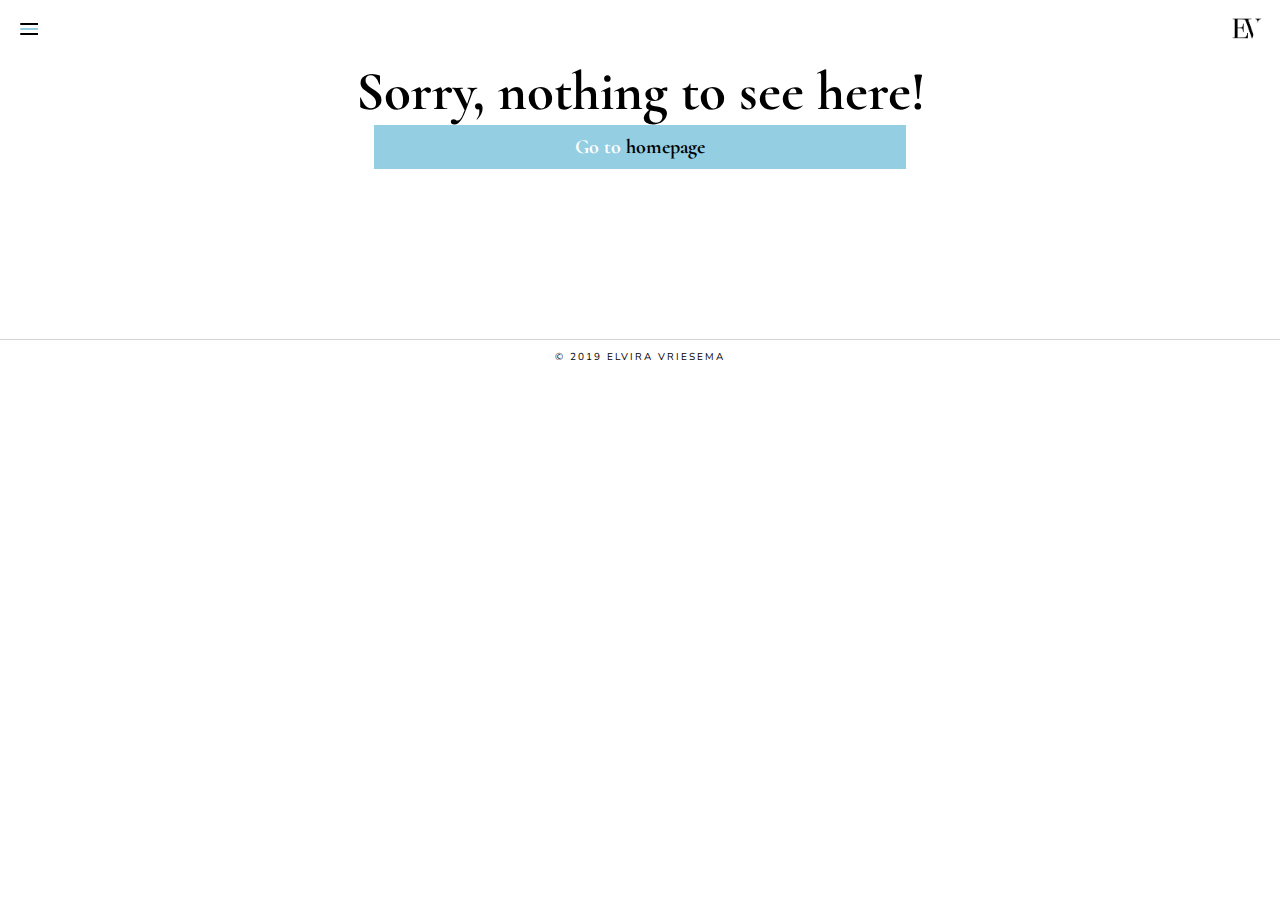
<file: arduino.html>
<!DOCTYPE html>
<html>
	<head>
		<meta charset="utf-8">
		<meta name="viewport" content="width=device-width, initial-scale=1" />
		<title>Portfolio Project G</title>
		<link rel="stylesheet" type="text/css" href="styles/style.css">
		<script src="https://ajax.googleapis.com/ajax/libs/jquery/2.1.3/jquery.min.js"></script>
	</head>
	<body>
		<header>
		<a href="index.html"><img src="styles/logo.png" id="logo"></a>
			<div id="menu-container">
		  		<div id="menu-wrapper">
		      		<div id="hamburger-menu"><span></span><span></span><span></span></div><span></span>
		    <!-- hamburger-menu -->
		   		</div>

		   	<!-- menu-wrapper -->
		   		<ul class="menu-list accordion">
		   			<li id="nav0" class="toggle"> 
				         <a class="menu-link" href="index.html">Home</a>
				    </li>
		      		<li id="nav1" class="toggle accordion-toggle"> 
		         		<span class="icon-plus"></span>
		         		<a class="menu-link" href="#">Topics</a>
		      		</li>
		    <!-- menu-submenu accordon-content-->
			      	<ul class="menu-submenu accordion-content">
				        <li><a class="head" href="wearables.html">Wearables</a></li>
				        <li><a class="head" href="playfulinteractions.html">Playful Interactions</a></li>
				        <li><a class="head" href="artificialcreatures.html">Artificial Creatures</a></li>
				        <li><a class="head" href="arvr.html">AR &amp; VR</a></li>
			      	</ul>

		    <!-- menu-submenu accordon-content-->
			     	<li id="nav2" class="toggle accordion-toggle"> 
			        	<span class="icon-plus"></span>
			        	<a class="menu-link" href="#">Workshops</a>
				    </li>
				    <ul class="menu-submenu accordion-content">
				    	<li><a class="head" href="arduino.html">Arduino</a></li>
				    	<li><a class="head" href="vr.html">VR environments</a></li>
				    	<li><a class="head" href="computervision.html">Computer Vision</a></li>
				    </ul>

			<!-- menu-submenu accordon-content-->
					<li id="nav3" class="toggle"> 
				         <a class="menu-link" href="excursions.html">Excursion</a>
				    </li>

			<!-- menu-submenu accordon-content-->
					<li id="nav4" class="toggle"> 
				         <a class="menu-link" href="labweeks.html">Lab weeks</a>
				    </li>

		   		</ul>
		</div>
		</header>
		<main>
			<!-- <img class="selfie" src="styles/elvira.jpg" alt="Picture of Elvira"></img> -->
			<article id="article1">
				<h1 class="greet">Sorry, nothing to see here!</h1>
				<h2>Go to <a href="index.html">homepage</a></h2>
			</article>
		</main>
		<footer><p>© 2019 Elvira Vriesema</p></footer>
		<script src="main.js"></script>
	</body>
</html>
</file>
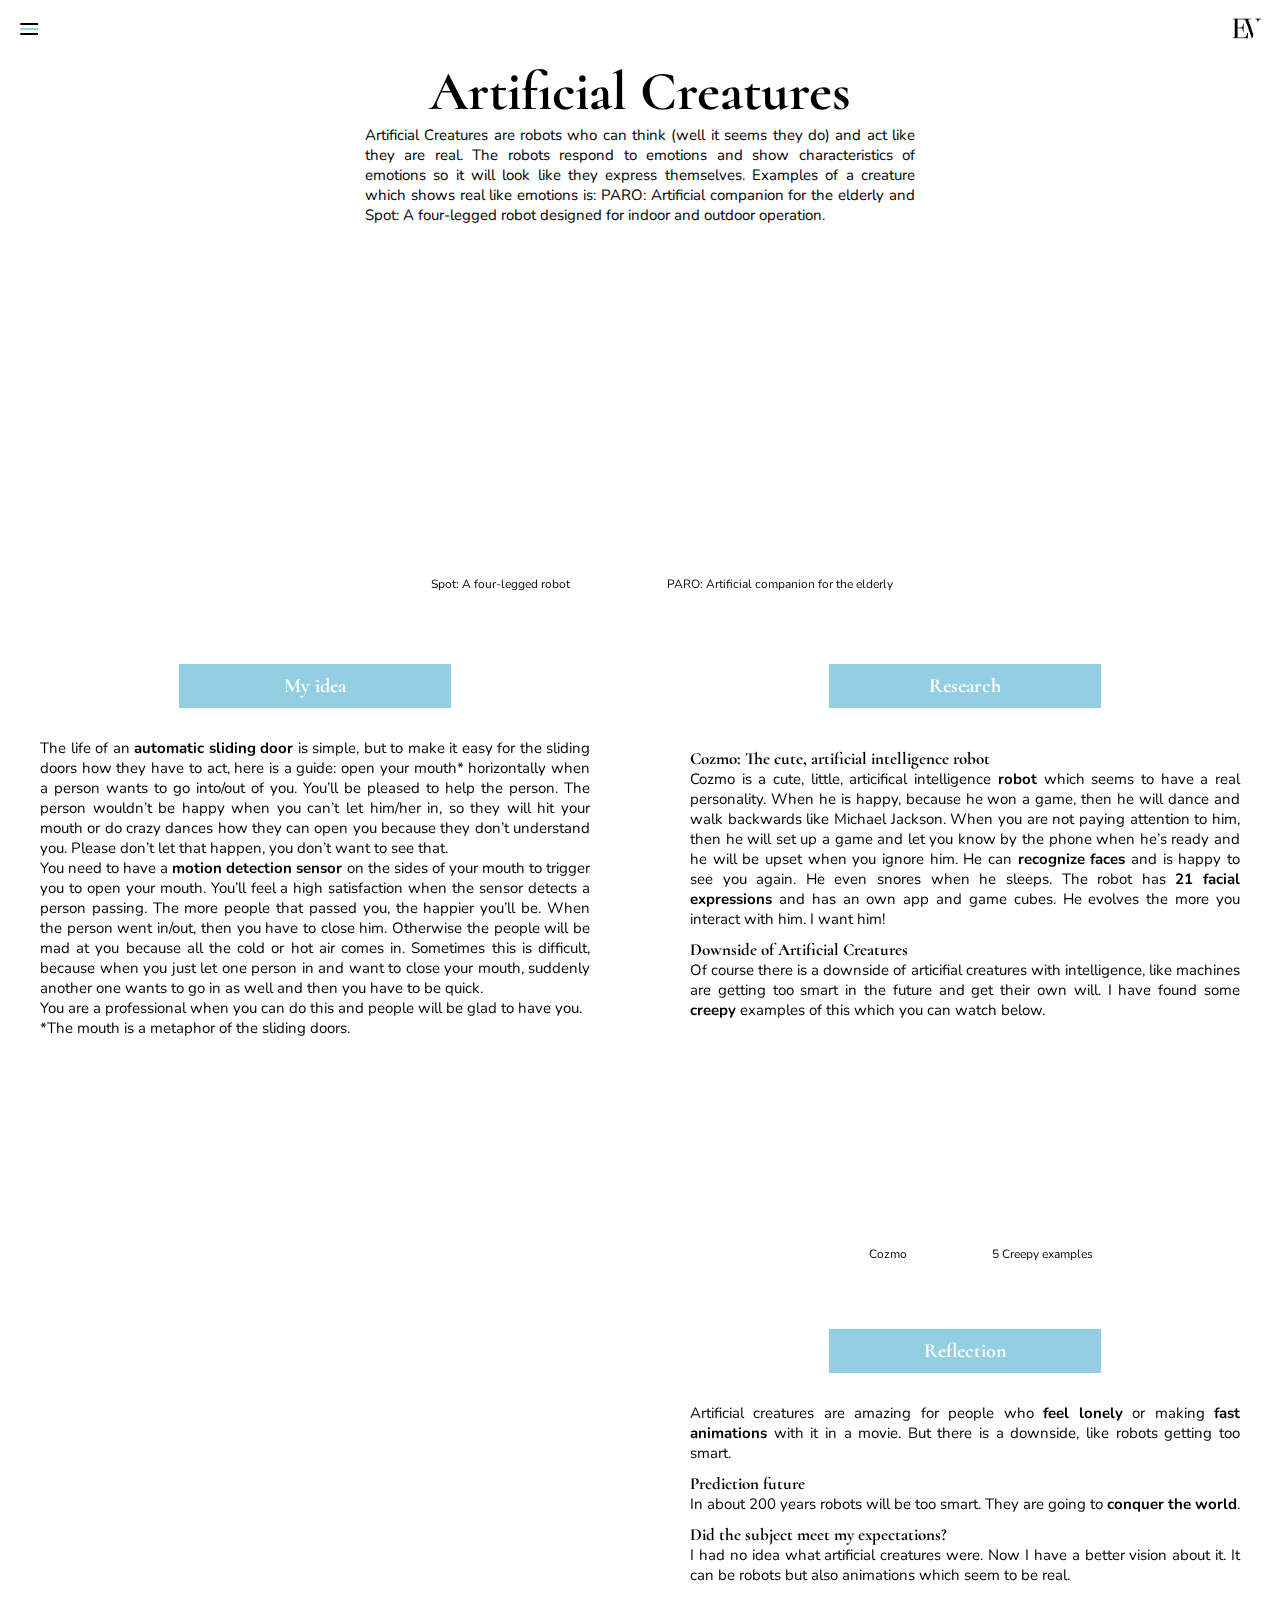
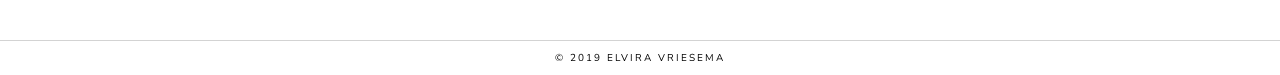
<file: artificialcreatures.html>
<!DOCTYPE html>
<html>
	<head>
		<meta charset="utf-8">
		<meta name="viewport" content="width=device-width, initial-scale=1" />
		<title>Portfolio Project G</title>
		<link rel="stylesheet" type="text/css" href="styles/style.css">
		<script src="https://ajax.googleapis.com/ajax/libs/jquery/2.1.3/jquery.min.js"></script>
	</head>
	<body>
		<header>
		<a href="index.html"><img src="styles/logo.png" id="logo"></a>
			<div id="menu-container">
		  		<div id="menu-wrapper">
		      		<div id="hamburger-menu"><span></span><span></span><span></span></div><span></span>
		    <!-- hamburger-menu -->
		   		</div>

		   	<!-- menu-wrapper -->
		   		<ul class="menu-list accordion">
		   			<li id="nav0" class="toggle"> 
				         <a class="menu-link" href="index.html">Home</a>
				    </li>
		      		<li id="nav1" class="toggle accordion-toggle"> 
		         		<span class="icon-plus"></span>
		         		<a class="menu-link" href="#">Topics</a>
		      		</li>
		    <!-- menu-submenu accordon-content-->
			      	<ul class="menu-submenu accordion-content">
				        <li><a class="head" href="wearables.html">Wearables</a></li>
				        <li><a class="head" href="playfulinteractions.html">Playful Interactions</a></li>
				        <li><a class="head" href="artificialcreatures.html">Artificial Creatures</a></li>
				        <li><a class="head" href="arvr.html">AR &amp; VR</a></li>
			      	</ul>

		    <!-- menu-submenu accordon-content-->
			     	<li id="nav2" class="toggle accordion-toggle"> 
			        	<span class="icon-plus"></span>
			        	<a class="menu-link" href="#">Workshops</a>
				    </li>
				    <ul class="menu-submenu accordion-content">
				    	<li><a class="head" href="arduino.html">Arduino</a></li>
				    	<li><a class="head" href="vr.html">VR environments</a></li>
				    	<li><a class="head" href="computervision.html">Computer Vision</a></li>
				    </ul>

			<!-- menu-submenu accordon-content-->
					<li id="nav3" class="toggle"> 
				         <a class="menu-link" href="excursions.html">Excursion</a>
				    </li>

			<!-- menu-submenu accordon-content-->
					<li id="nav4" class="toggle"> 
				         <a class="menu-link" href="labweeks.html">Lab weeks</a>
				    </li>

		   		</ul>
		</div>
		</header>
		<main>
			<!-- <img class="selfie" src="styles/elvira.jpg" alt="Picture of Elvira"></img> -->
			<article id="article1">
				<h1 class="greet">Artificial Creatures</h1> <p>Artificial Creatures are robots who can think (well it seems they do) and act like they are real. The robots respond to emotions and show characteristics of emotions so it will look like they express themselves. Examples of a creature which shows real like emotions is: PARO: Artificial companion for the elderly and Spot: A four-legged robot designed for indoor and outdoor operation.</p>
				<div class="afbeeldingen">
					<figure>
					<iframe width="560" height="315" src="https://www.youtube.com/embed/gstcLQ_LC1g" frameborder="0" allowfullscreen></iframe><figcaption>Spot: A four-legged robot</figcaption></figure>
					<figure><iframe width="560" height="315" src="https://www.youtube.com/embed/-fkxdFwu8yE" frameborder="0" allowfullscreen></iframe><figcaption>PARO: Artificial companion for the elderly</figcaption></a></figure>
				</div>
			</article>
			<article id="article2">
				<h2>My idea</h2>
				<p id="introduction">
					The life of an <strong>automatic sliding door</strong> is simple, but to make it easy for the sliding doors how they have to act, here is a guide: open your mouth* horizontally when a person wants to go into/out of you. You’ll be pleased to help the person. The person wouldn’t be happy when you can’t let him/her in, so they will hit your mouth or do crazy dances how they can open you because they don’t understand you. Please don’t let that happen, you don’t want to see that.</p>
				<p>
					You need to have a <strong>motion detection sensor</strong> on the sides of your mouth to trigger you to open your mouth.  You’ll feel a high satisfaction when the sensor detects a person passing. The more people that passed you, the happier you’ll be. When the person went in/out, then you have to close him. Otherwise the people will be mad at you because all the cold or hot air comes in. Sometimes this is difficult, because when you just let one person in and want to close your mouth, suddenly another one wants to go in as well and then you have to be quick. 
				</p>
				<p>
					You are a professional when you can do this and people will be glad to have you.
				</p>
				<p id="definition">*The mouth is a metaphor of the sliding doors.</p>
			</article>
			<article id="article3">
				<h2>Research</h2>
				<h3>Cozmo: The cute, artificial intelligence robot</h3>
				<p id="introduction">Cozmo is a cute, little, articifical intelligence <strong>robot</strong> which seems to have a real personality. When he is happy, because he won a game, then he will dance and walk backwards like Michael Jackson. When you are not paying attention to him, then he will set up a game and let you know by the phone when he’s ready and he will be upset when you ignore him. He can <strong>recognize faces</strong> and is happy to see you again. He even snores when he sleeps. The robot has <strong>21 facial expressions</strong> and has an own app and game cubes. He evolves the more you interact with him. I want him!
				<h3>Downside of Artificial Creatures</h3><p>
					Of course there is a downside of articifial creatures with intelligence, like machines are getting too smart in the future and get their own will. I have found some <strong>creepy</strong> examples of this which you can watch below.</p> 
				<div class="afbeeldingen"><figure><iframe width="150" height="190" src="https://www.youtube.com/embed/kkkpuwl741g" frameborder="0" allowfullscreen></iframe><figcaption>Cozmo</figcaption></a></figure>
				<figure><iframe width="150" height="190" src="https://www.youtube.com/embed/0hVuCWfyHP4" frameborder="0" allow="accelerometer; autoplay; encrypted-media; gyroscope; picture-in-picture" allowfullscreen></iframe><figcaption>5 Creepy examples</figcaption></figure></div>
			</article>
			<article id="article4">
				<h2>Reflection</h2>
				<p id="introduction">Artificial creatures are amazing for people who <strong>feel lonely</strong> or making <strong>fast animations</strong> with it in a movie. But there is a downside, like robots getting too smart.
				</p>
				<h3>Prediction future</h3><p>
					In about 200 years robots will be too smart. They are going to <strong>conquer the world</strong>.
				<h3>Did the subject meet my expectations?</h3><p>
					I had no idea what artificial creatures were. Now I have a better vision about it. It can be robots but also animations which seem to be real. </p> 
			</article>
		</main>
		<footer><p>© 2019 Elvira Vriesema</p></footer>
		<script src="main.js"></script>
	</body>
</html>
</file>
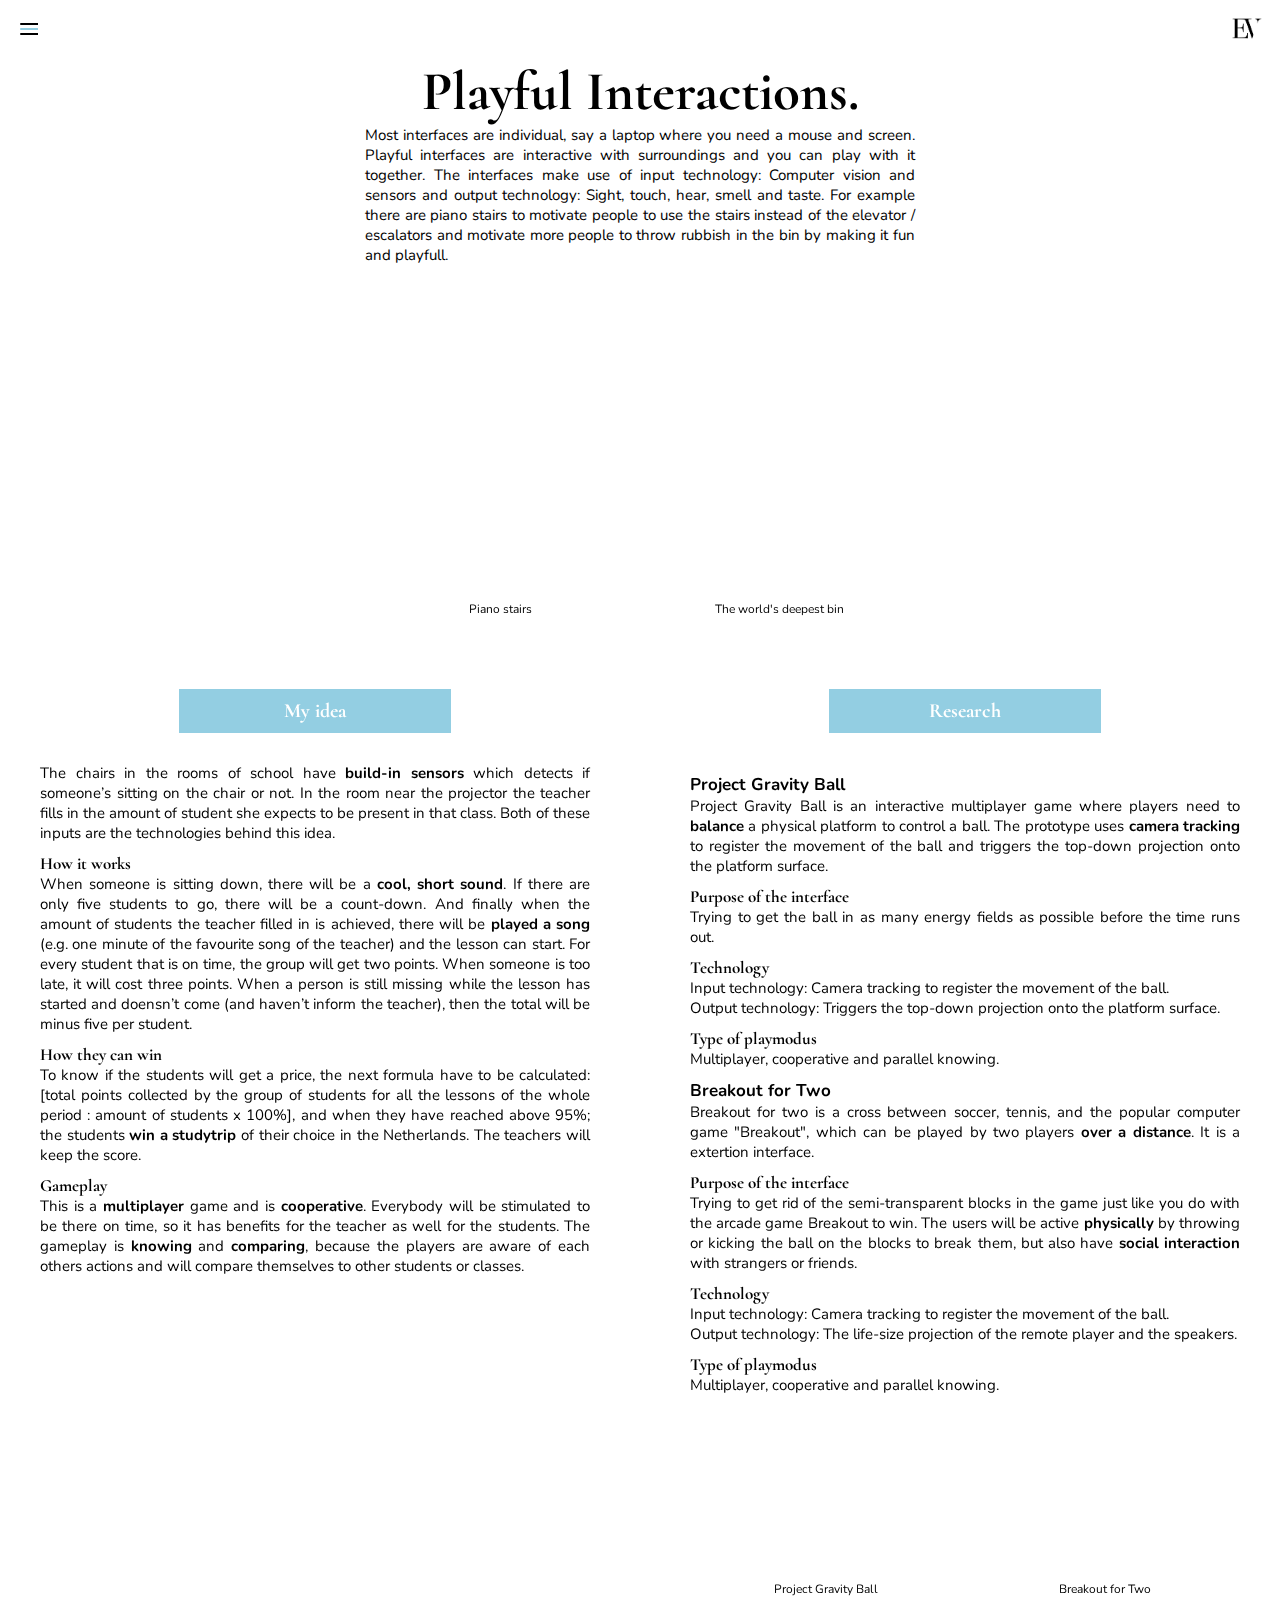
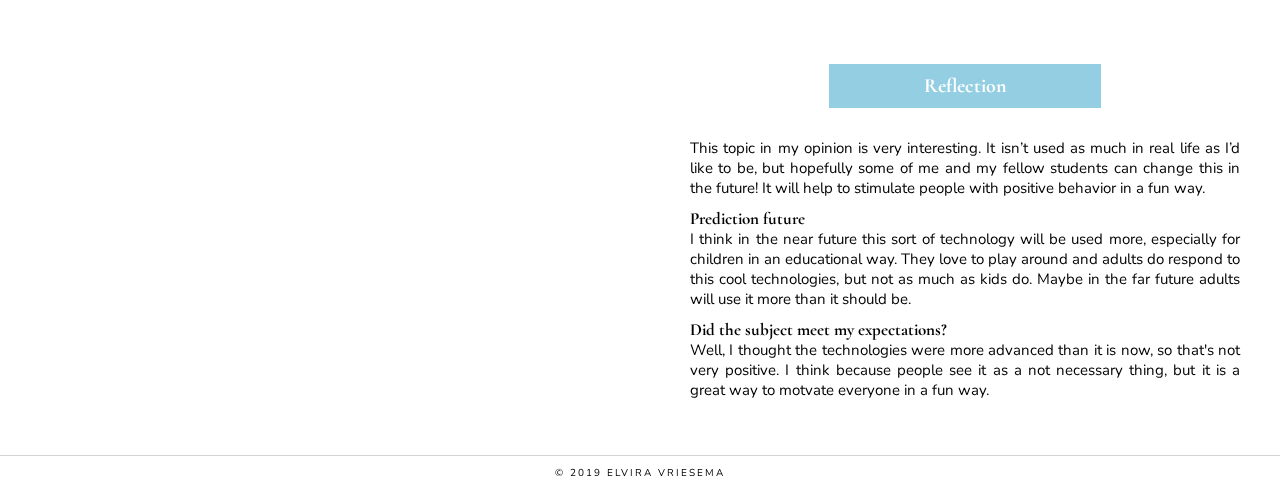
<file: playfulinteractions.html>
<!DOCTYPE html>
<html>
	<head>
		<meta charset="utf-8">
		<meta name="viewport" content="width=device-width, initial-scale=1" />
		<title>Portfolio Project G</title>
		<link rel="stylesheet" type="text/css" href="styles/style.css">
		<script src="https://ajax.googleapis.com/ajax/libs/jquery/2.1.3/jquery.min.js"></script>
	</head>
	<body>
		<header>
		<a href="index.html"><img src="styles/logo.png" id="logo"></a>
			<div id="menu-container">
		  		<div id="menu-wrapper">
		      		<div id="hamburger-menu"><span></span><span></span><span></span></div><span></span>
		    <!-- hamburger-menu -->
		   		</div>

		   	<!-- menu-wrapper -->
		   		<ul class="menu-list accordion">
		   			<li id="nav0" class="toggle"> 
				         <a class="menu-link" href="index.html">Home</a>
				    </li>
		      		<li id="nav1" class="toggle accordion-toggle"> 
		         		<span class="icon-plus"></span>
		         		<a class="menu-link" href="#">Topics</a>
		      		</li>
		    <!-- menu-submenu accordon-content-->
			      	<ul class="menu-submenu accordion-content">
				        <li><a class="head" href="wearables.html">Wearables</a></li>
				        <li><a class="head" href="playfulinteractions.html">Playful Interactions</a></li>
				        <li><a class="head" href="artificialcreatures.html">Artificial Creatures</a></li>
				        <li><a class="head" href="arvr.html">AR &amp; VR</a></li>
			      	</ul>

		    <!-- menu-submenu accordon-content-->
			     	<li id="nav2" class="toggle accordion-toggle"> 
			        	<span class="icon-plus"></span>
			        	<a class="menu-link" href="#">Workshops</a>
				    </li>
				    <ul class="menu-submenu accordion-content">
				    	<li><a class="head" href="arduino.html">Arduino</a></li>
				    	<li><a class="head" href="vr.html">VR environments</a></li>
				    	<li><a class="head" href="computervision.html">Computer Vision</a></li>
				    </ul>

			<!-- menu-submenu accordon-content-->
					<li id="nav3" class="toggle"> 
				         <a class="menu-link" href="excursions.html">Excursion</a>
				    </li>

			<!-- menu-submenu accordon-content-->
					<li id="nav4" class="toggle"> 
				         <a class="menu-link" href="labweeks.html">Lab weeks</a>
				    </li>

		   		</ul>
		</div>
		</header>
		<main>
			<!-- <img class="selfie" src="styles/elvira.jpg" alt="Picture of Elvira"></img> -->
			<article id="article1">
				<h1 class="greet">Playful Interactions.</h1>
				<p>Most interfaces are individual, say a laptop where you need a mouse and screen. Playful interfaces are interactive with surroundings and you can play with it together. The interfaces make use of input technology: Computer vision and sensors and output technology: Sight, touch, hear, smell and taste. For example there are piano stairs to motivate people to use the stairs instead of the elevator / escalators and motivate more people to throw rubbish in the bin by making it fun and playfull.</p>
				<div class="afbeeldingen">
					<figure><iframe  height="300" src="https://www.youtube.com/embed/2lXh2n0aPyw" frameborder="0" allow="accelerometer; autoplay; encrypted-media; gyroscope; picture-in-picture" allowfullscreen></iframe><figcaption>Piano stairs</figcaption></figure>
					<figure><iframe  height="300" src="https://www.youtube.com/embed/qRgWttqFKu8" frameborder="0" allow="accelerometer; autoplay; encrypted-media; gyroscope; picture-in-picture" allowfullscreen></iframe><figcaption>The world's deepest bin</figcaption></figure>
				</div>
			</article>
			<article id="article2">
				<h2>My idea</h2>
				<p id="introduction">
					The chairs in the rooms of school have <strong>build-in sensors</strong> which detects if someone’s sitting on the chair or not. In the room near the projector the teacher fills in the amount of student she expects to be present in that class. Both of these inputs are the technologies behind this idea. 
				</p>
				<h3>How it works</h3><p>
					When someone is sitting down, there will be a <strong>cool, short sound</strong>. If there are only five students to go, there will be a count-down. And finally when the amount of students the teacher filled in is achieved, there will be <strong>played a song</strong> (e.g. one minute of the favourite song of the teacher) and the lesson can start. 
					For every student that is on time, the group will get two points. When someone is too late, it will cost three points. When a person is still missing while the lesson has started and doensn’t come (and haven’t inform the teacher), then the total will be minus five per student.
				<h3>How they can win</h3><p>
					To know if the students will get a price, the next formula have to be calculated: [total points collected by the group of students for all the lessons of the whole period : amount of students x 100%], and when they have reached above 95%; the students <strong>win a studytrip</strong> of their choice in the Netherlands. The teachers will keep the score.
				</p>
				<h3>Gameplay</h3>
				<p>
					This is a <strong>multiplayer</strong> game and is <strong>cooperative</strong>. Everybody will be stimulated to be there on time, so it has benefits for the teacher as well for the students. The gameplay is <strong>knowing</strong> and <strong>comparing</strong>, because the players are aware of each others actions and will compare themselves to other students or classes.
				</p>
			</article>
			<article id="article3">
				<h2>Research</h2>
				<h3><strong>Project Gravity Ball</strong></h3>
				<p id="introduction">Project Gravity Ball is an interactive multiplayer game where players need to <strong>balance</strong> a physical platform to control a ball. The prototype uses <strong>camera tracking</strong> to register the movement of the ball and triggers the top-down projection onto the platform surface.</p>
				<h3>Purpose of the interface</h3>
				<p>
					Trying to get the ball in as many energy fields as possible before the time runs out. 
				</p>
				<h3>Technology</h3>
				<p>
					Input technology:
					Camera tracking to register the movement of the ball.
					<br />
					Output technology:
					Triggers the top-down projection onto the platform surface.

				</p>
				<h3>Type of playmodus</h3>
				<p>
					Multiplayer, cooperative and parallel knowing.
				</p>

				<h3><strong>Breakout for Two</strong></h3>
				<p id="introduction">Breakout for two is a cross between soccer, tennis, and the popular computer game "Breakout", which can be played by two players <strong>over a distance</strong>. It is a extertion interface.</p>
				<h3>Purpose of the interface</h3>
				<p>
					Trying to get rid of the semi-transparent blocks in the game just like you do with the arcade game Breakout to win. The users will be active <strong>physically</strong> by throwing or kicking the ball on the blocks to break them, but also have <strong>social interaction</strong> with strangers or friends.
				</p>
				<h3>Technology</h3>
				<p>
					Input technology:
					Camera tracking to register the movement of the ball.
					<br />
					Output technology:
					The life-size projection of the remote player and the speakers.
				</p>
				<h3>Type of playmodus</h3>
				<p>
					Multiplayer, cooperative and parallel knowing.
				</p>
				<div class="afbeeldingen">
					<figure><iframe src="https://player.vimeo.com/video/326329329" frameborder="0" allow="fullscreen" allowfullscreen></iframe>
					<figcaption>Project Gravity Ball</figcaption></figure>
					<figure><iframe src="https://www.youtube.com/embed/Z8cASgpFQgM" frameborder="0" allow="accelerometer; autoplay; encrypted-media; gyroscope; picture-in-picture" allowfullscreen></iframe><figcaption>Breakout for Two</figcaption></figure>
				</div>
			</article>
			<article id="article4">
				<h2>Reflection</h2>
				<p id="introduction">This topic in my opinion is very interesting. It isn’t used as much in real life as I’d like to be, but hopefully some of me and my fellow students can change this in the future! It will help to stimulate people with positive behavior in a fun way.</p>
				<h3>Prediction future</h3><p>
					I think in the near future this sort of technology will be used more, especially for children in an educational way. They love to play around and adults do respond to this cool technologies, but not as much as kids do. Maybe in the far future adults will use it more than it should be.</p>
				<h3>Did the subject meet my expectations?</h3><p>
					Well, I thought the technologies were more advanced than it is now, so that's not very positive. I think because people see it as a not necessary thing, but it is a great way to motvate everyone in a fun way.</p> 
			</article>
		</main>
		<footer><p>© 2019 Elvira Vriesema</p></footer>
		<script src="main.js"></script>
	</body>
</html>
</file>
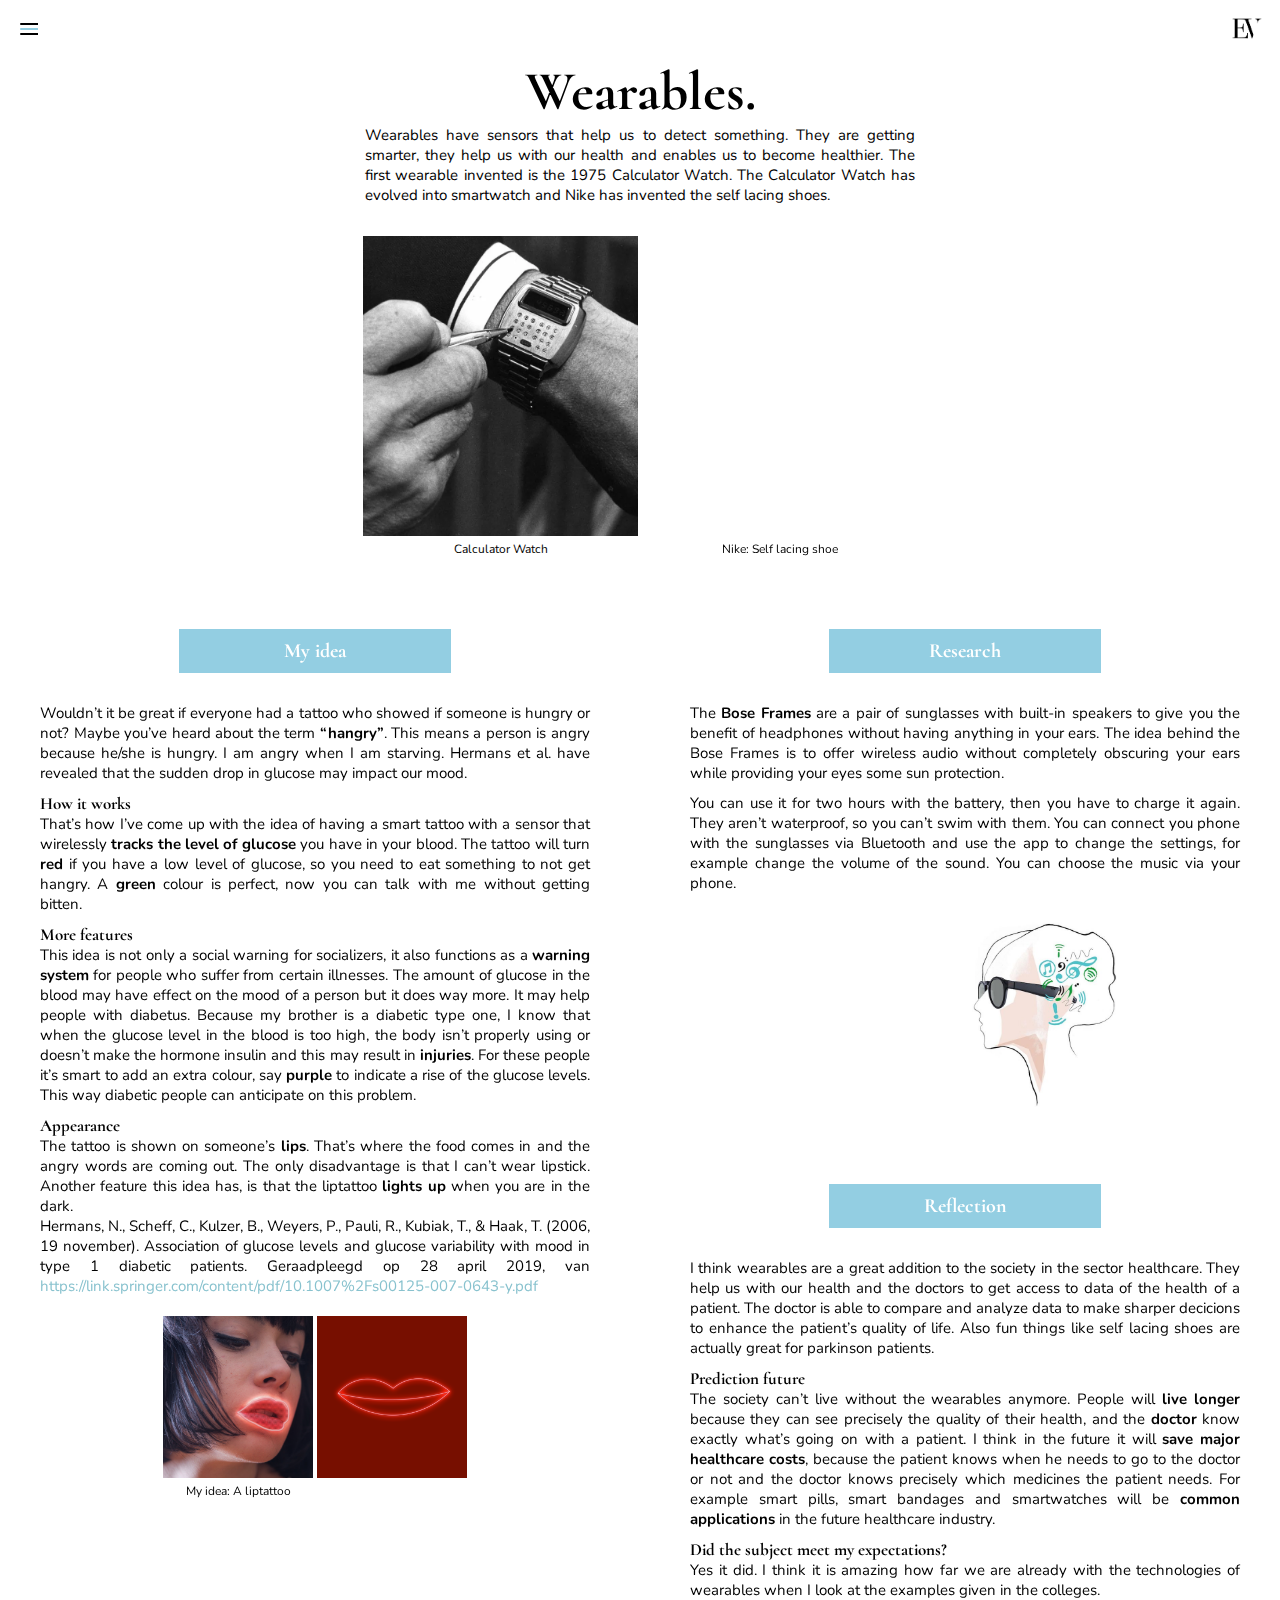
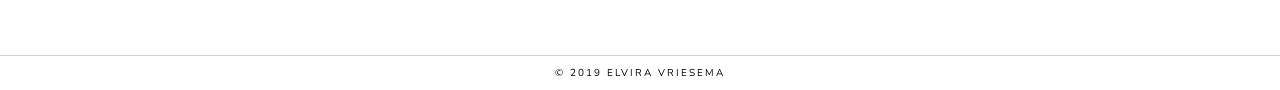
<file: wearables.html>
<!DOCTYPE html>
<html>
	<head>
		<meta charset="utf-8">
		<meta name="viewport" content="width=device-width, initial-scale=1" />
		<title>Portfolio Project G</title>
		<link rel="stylesheet" type="text/css" href="styles/style.css">
		<script src="https://ajax.googleapis.com/ajax/libs/jquery/2.1.3/jquery.min.js"></script>
	</head>
	<body>
		<header>
		<a href="index.html"><img src="styles/logo.png" id="logo"></a>
			<div id="menu-container">
		  		<div id="menu-wrapper">
		      		<div id="hamburger-menu"><span></span><span></span><span></span></div><span></span>
		    <!-- hamburger-menu -->
		   		</div>

		   	<!-- menu-wrapper -->
		   		<ul class="menu-list accordion">
		   			<li id="nav0" class="toggle"> 
				         <a class="menu-link" href="index.html">Home</a>
				    </li>
		      		<li id="nav1" class="toggle accordion-toggle"> 
		         		<span class="icon-plus"></span>
		         		<a class="menu-link" href="#">Topics</a>
		      		</li>
		    <!-- menu-submenu accordon-content-->
			      	<ul class="menu-submenu accordion-content">
				        <li><a class="head" href="wearables.html">Wearables</a></li>
				        <li><a class="head" href="playfulinteractions.html">Playful Interactions</a></li>
				        <li><a class="head" href="artificialcreatures.html">Artificial Creatures</a></li>
				        <li><a class="head" href="arvr.html">AR &amp; VR</a></li>
			      	</ul>

		    <!-- menu-submenu accordon-content-->
			     	<li id="nav2" class="toggle accordion-toggle"> 
			        	<span class="icon-plus"></span>
			        	<a class="menu-link" href="#">Workshops</a>
				    </li>
				    <ul class="menu-submenu accordion-content">
				    	<li><a class="head" href="arduino.html">Arduino</a></li>
				    	<li><a class="head" href="vr.html">VR environments</a></li>
				    	<li><a class="head" href="computervision.html">Computer Vision</a></li>
				    </ul>

			<!-- menu-submenu accordon-content-->
					<li id="nav3" class="toggle"> 
				         <a class="menu-link" href="excursions.html">Excursion</a>
				    </li>

			<!-- menu-submenu accordon-content-->
					<li id="nav4" class="toggle"> 
				         <a class="menu-link" href="labweeks.html">Lab weeks</a>
				    </li>

		   		</ul>
		</div>
		</header>
		<main>
			<!-- <img class="selfie" src="styles/elvira.jpg" alt="Picture of Elvira"></img> -->
			<article id="article1">
				<h1 class="greet">Wearables.</h1>
				<p>Wearables have sensors that help us to detect something. They are getting smarter, they help us with our health and enables us to become healthier. The first wearable invented is the 1975 Calculator Watch. The Calculator Watch has evolved into smartwatch and Nike has invented the self lacing shoes.</p>
				<div class="afbeeldingen">
					<figure><img src="styles/pulsarwatch.png" alt="Pulsar Calculator Watch" id="afbeeldingen"><figcaption>Calculator Watch</figcaption></figure>
					<figure><iframe  height="300" src="https://www.youtube.com/embed/hViOYZVMiWs" frameborder="0" allow="accelerometer; autoplay; encrypted-media; gyroscope; picture-in-picture" allowfullscreen></iframe><figcaption>Nike: Self lacing shoe</figcaption></figure>
				</div>
			</article>
			<article id="article2">
				<h2>My idea</h2>
				<p id="introduction">
					Wouldn’t it be great if everyone had a tattoo who showed if someone is hungry or not? Maybe you’ve heard about the term <strong>“hangry”</strong>. This means a person is angry because he/she is hungry. I am angry when I am starving. Hermans et al. have revealed that the sudden drop in glucose may impact our mood.</p>
				<h3>How it works</h3><p>
					That’s how I’ve come up with the idea of having a smart tattoo with a sensor that wirelessly <strong>tracks the level of glucose</strong> you have in your blood. The tattoo will turn <strong>red</strong> if you have a low level of glucose, so you need to eat something to not get hangry. A <strong>green</strong> colour is perfect, now you can talk with me without getting bitten. 
				</p>
				<h3>More features</h3>
				<p>
					This idea is not only a social warning for socializers, it also functions as a <strong>warning system</strong> for people who suffer from certain illnesses. The amount of glucose in the blood may have effect on the mood of a person but it does way more. It may help people with diabetus.
					Because my brother is a diabetic type one, I know that when the glucose level in the blood is too high, the body isn’t properly using or doesn’t make the hormone insulin and this may result in <strong>injuries</strong>. For these people it’s smart to add an extra colour, say <strong>purple</strong> to indicate a rise of the glucose levels. This way diabetic people can anticipate on this problem.</p>
				<h3>Appearance</h3><p>
					The tattoo is shown on someone’s <strong>lips</strong>. That’s where the food comes in and the angry words are coming out. The only disadvantage is that I can’t wear lipstick. Another feature this idea has, is that the liptattoo <strong>lights up</strong> when you are in the dark. 
				</p>
				<p id="definition">Hermans, N., Scheff, C., Kulzer, B., Weyers, P., Pauli, R., Kubiak, T., & Haak, T. (2006, 19 november). Association of glucose levels and glucose variability with mood in type 1 diabetic patients. Geraadpleegd op 28 april 2019, van <a href>https://link.springer.com/content/pdf/10.1007%2Fs00125-007-0643-y.pdf</a></p>
				<div class="afbeeldingen"><figure><img src="styles/liptattoo.png" alt="Liptattoo" id="afbeeldingen" class="afbeeldingen"><figcaption>My idea: A liptattoo</figcaption></figure>
				<figure><img src="styles/lips.png" alt="Liptattoo" id="afbeeldingen" class="afbeeldingen"><figcaption><br /></figcaption></figure>
				</div>
			</article>
			<article id="article3">
				<h2>Research</h2>
				<p id="introduction">The <strong>Bose Frames</strong> are a pair of sunglasses with built-in speakers to give you the benefit of headphones without having anything in your ears. The idea behind the Bose Frames is to offer wireless audio without completely obscuring your ears while providing your eyes some sun protection.
				<h3></h3><p>
					You can use it for two hours with the battery, then you have to charge it again. They aren’t waterproof, so you can’t swim with them. You can connect you phone with the sunglasses via Bluetooth and use the app to change the settings, for example change the volume of the sound. You can choose the music via your phone. </p> 
				<div class="afbeeldingen"><figure><iframe width="150" height="190" src="https://www.youtube.com/embed/JYegJdkEupw" frameborder="0" allowfullscreen></iframe></figcaption></a></figure>
				<figure><img src="styles/boseframes.jpg" alt="Bose Frames" id="afbeeldingen" class="afbeeldingen"></figure></div>
			</article>
			<article id="article4">
				<h2>Reflection</h2>
				<p id="introduction">I think wearables are a great addition to the society in the sector healthcare. They help us with our health and the doctors to get access to data of the health of a patient. The doctor is able to compare and analyze data to make sharper decicions to enhance the patient’s quality of life. Also fun things like self lacing shoes are actually great for parkinson patients.</p>
				<h3>Prediction future</h3><p>
					The society can’t live without the wearables anymore. People will <strong>live longer</strong> because they can see precisely the quality of their health, and the <strong>doctor</strong> know exactly what’s going on with a patient. I think in the future it will <strong>save major healthcare costs</strong>, because the patient knows when he needs to go to the doctor or not and the doctor knows precisely which medicines the patient needs. For example smart pills, smart bandages and smartwatches will be <strong>common applications</strong> in the future healthcare industry.</p> 
				<h3>Did the subject meet my expectations?</h3><p>
					Yes it did. I think it is amazing how far we are already with the technologies of wearables when I look at the examples given in the colleges. </p> 
			</article>
		</main>
		<footer><p>© 2019 Elvira Vriesema</p></footer>
		<script src="main.js"></script>
	</body>
</html>
</file>
<file: styles/style.css>
@import url('https://fonts.googleapis.com/css?family=nunito|Open+Sans');
@import url('https://fonts.googleapis.com/css?family=Cormorant:600');

ul { 
    list-style: none;
}

a { 
    text-decoration: none; 
    color: black;

}

a:hover {
text-decoration: underline;
}

.head:hover {
    color: #9b0043;
}

p a {
    color: rgba(136, 194, 206, 1);
}


body {
    margin: 0;
    font-family: 'nunito', sans-serif;
    height: 100%;
}

#logo {
    width: 30px;
    float: right;
    margin: 18px;
}

#menu-wrapper {
    overflow: hidden;
    cursor: pointer;
    width: 38px;
}

#menu-wrapper #hamburger-menu {
    position: relative;
    width: 20px;
    height: 18px;
    margin: 20px;
}

#menu-wrapper #hamburger-menu span {
    -ms-filter: "progid:DXImageTransform.Microsoft.Alpha(Opacity=100)";
    left: 0;
    display: block;
    width: 100%;
    height: 1.6px;
    margin-top: 3px;
    border-radius: 1px;
    background-color: black;
    position: absolute;
    -webkit-transform: rotate(0deg);
    transform: rotate(0deg);
    -webkit-transition: .4s ease-in-out;
    transition: .4s ease-in-out;
}

#menu-wrapper #hamburger-menu span:nth-child(1) {
    top: 0;
}
#menu-wrapper #hamburger-menu span:nth-child(2) {
    top: 5px;
    background-color: rgba(147, 206, 226,1);
}

#menu-wrapper #hamburger-menu span:nth-child(3) {
    top: 10px;
}

#menu-wrapper #hamburger-menu.open span:nth-child(1) {
    top: 7px;
    -webkit-transform: rotate(135deg);
    transform: rotate(135deg);
}

#menu-wrapper #hamburger-menu.open span:nth-child(2) {
    opacity: 0;
    -ms-filter: "progid:DXImageTransform.Microsoft.Alpha(Opacity=0)";
}

#menu-wrapper #hamburger-menu.open span:nth-child(3) {
    top: 7px;
    -webkit-transform: rotate(-135deg);
    transform: rotate(-135deg);
}

#menu-container .menu-list .menu-submenu {
    padding-top: 20px;
    padding-bottom: 20px;
}

/*.menu-submenu > li:hover {
    text-decoration: underline;
}*/

 .menu-list {
    padding-left: 0;
    display: block;
    position: absolute;
    width: 20%;
    max-width: 450px;
    background-color: rgba(136, 194, 206, 1);
    box-shadow: rgba(100,100,100,0.3) 6px 6px 10px;
    overflow-y: auto;
    overflow-x: hidden;
    left: -100%;
    margin: 0px;
    mix-blend-mode: hard-light;
}

#menu-container .menu-list li.accordion-toggle, #menu-container .menu-list .menu-login, .toggle {
    font-size: 16px;
    padding: 20px;
    text-transform: uppercase;
    border-top: 1px solid #dbdcd2;
}

#menu-container .menu-list li:first-of-type {
    border-top: 0;
}

.accordion-toggle, .accordion-content {
    cursor: pointer;
    font-size: 16px;
    position: relative;
}

.accordion-content {
    display: none;
}

.accordion-toggle a:before, .accordion-toggle a:after {
    content: '';
    display: block;
    position: absolute;
    top: 50%;
    right: 30px;
    width: 15px;
    height: 2px;
    background-color: black;
    -webkit-transform-origin: 50% 50%;
    -ms-transform-origin: 50% 50%;
    transform-origin: 50% 50%;
    -webkit-transition: all 0.3s;
    transition: all 0.3s ease-out;
}

.accordion-toggle a:before {
    -webkit-transform: rotate(-90deg);
    -ms-transform: rotate(-90deg);
    transform: rotate(-90deg);
    opacity: 1;
}

.accordion-toggle.active-tab {
  background-color: #606060;
  transition: all 0.3s ease;
}

.accordion-toggle a.active:before {
    -webkit-transform: rotate(0deg);
    -ms-transform: rotate(0deg);
    transform: rotate(0deg);
    background: #fff !important;
}

.accordion-toggle a.active:after {
    -webkit-transform: rotate(180deg);
    -ms-transform: rotate(180deg);
    transform: rotate(180deg);
    background: #fff !important;
    opacity: 0;
}

main {
    display: grid;
    grid-template-columns: 1fr 1fr;
    grid-column-gap: 20px;
    grid-row-gap: 40px;
    grid-template-areas: 
    "articleone articleone"
    "articletwo  articlethree"
    "articletwo articlefour"
    "footer footer";
}

#article1 {
/*  background-blend-mode: screen;*/
    grid-area: articleone;
    padding: 0px;
    background-size: 700px;
    background-position: 80px;
    background-repeat: no-repeat;
    margin-bottom: 20px;
}

#article2 {
    grid-area: articletwo;
}

#article3 {
    grid-area: articlethree;
}

#article4 {
    grid-area: articlefour;
}

article {
    background-color: white;
    padding: 10px 0px 15px 0px;
    margin: 0;
}

h1 {
    font-family: 'Cormorant', sans-serif;
    font-size: 55px;
    margin: 0 auto;
    text-align: center;
}

h2 {
    text-align: center;
    margin: 0px auto;
    margin-bottom: 30px;
    font-size: 20px;
    width: 40%;
    color: white;
    padding: 10px;
    background-color: rgb(147, 206, 226);
    font-family: 'Cormorant', sans-serif;
    font-weight: bold;
    /*text-transform: uppercase;*/
}

p {
    max-width: 550px;
    margin: 0 auto;
    font-size: 15px;
    font-family: 'nunito', sans-serif;
    text-align: justify;
}

h3 {
    max-width: 550px;
    margin: 0 auto;
    padding-top: 10px;
    font-size: 17px;
    font-family: 'Cormorant', sans-serif;
    text-align: left;
}

sup {
    font-size: 10px;
}

img, iframe {
    max-width: 275px;
    max-height: 400px;
    display: block;
    margin-top: 20px;
    margin-bottom: 15px;
    margin-left: auto;
    margin-right: auto;
}

strong {
    font-weight: bold;
    font-family: 'Nunito';
}

footer {
    padding: 10px;
    border-style: solid;
    border-color: lightgrey;
    border-width: 1px 0px 0px 0px;
    float: bottom;
    grid-area: footer;
    height: 100%;
}

footer p {
    font-size: 10px;
    text-transform: uppercase;
    letter-spacing: 2px;
    text-align: center;
}

.welcometext {
    font-family: 'Open Sans';
    text-align: left;
}

.afbeeldingen {
    text-align: center;
    margin: 0;
}

#article2 img, #article3 img, #article4 img {
    max-width: 150px;
}

.afbeeldingen img {
    margin-bottom: 5px;
    margin-top: 20px;
}

.afbeeldingen a {
    color: rgba(136, 194, 206, 1) !important;
    }

.afbeeldinghover:hover {
    box-sizing: border-box;
    -moz-box-sizing: border-box;
    -webkit-box-sizing: border-box;
    border: 10px solid white;
    transition: border 0.2s ease-in;
}

figure, iframe {
    display: inline-block;
    margin: 0;
}

iframe {
        margin: 30px 0px 0px 0px;
}

figcaption {
    font-size: 12px;
    margin-top: 0px;
    padding-top: 0px;
}
</file>
